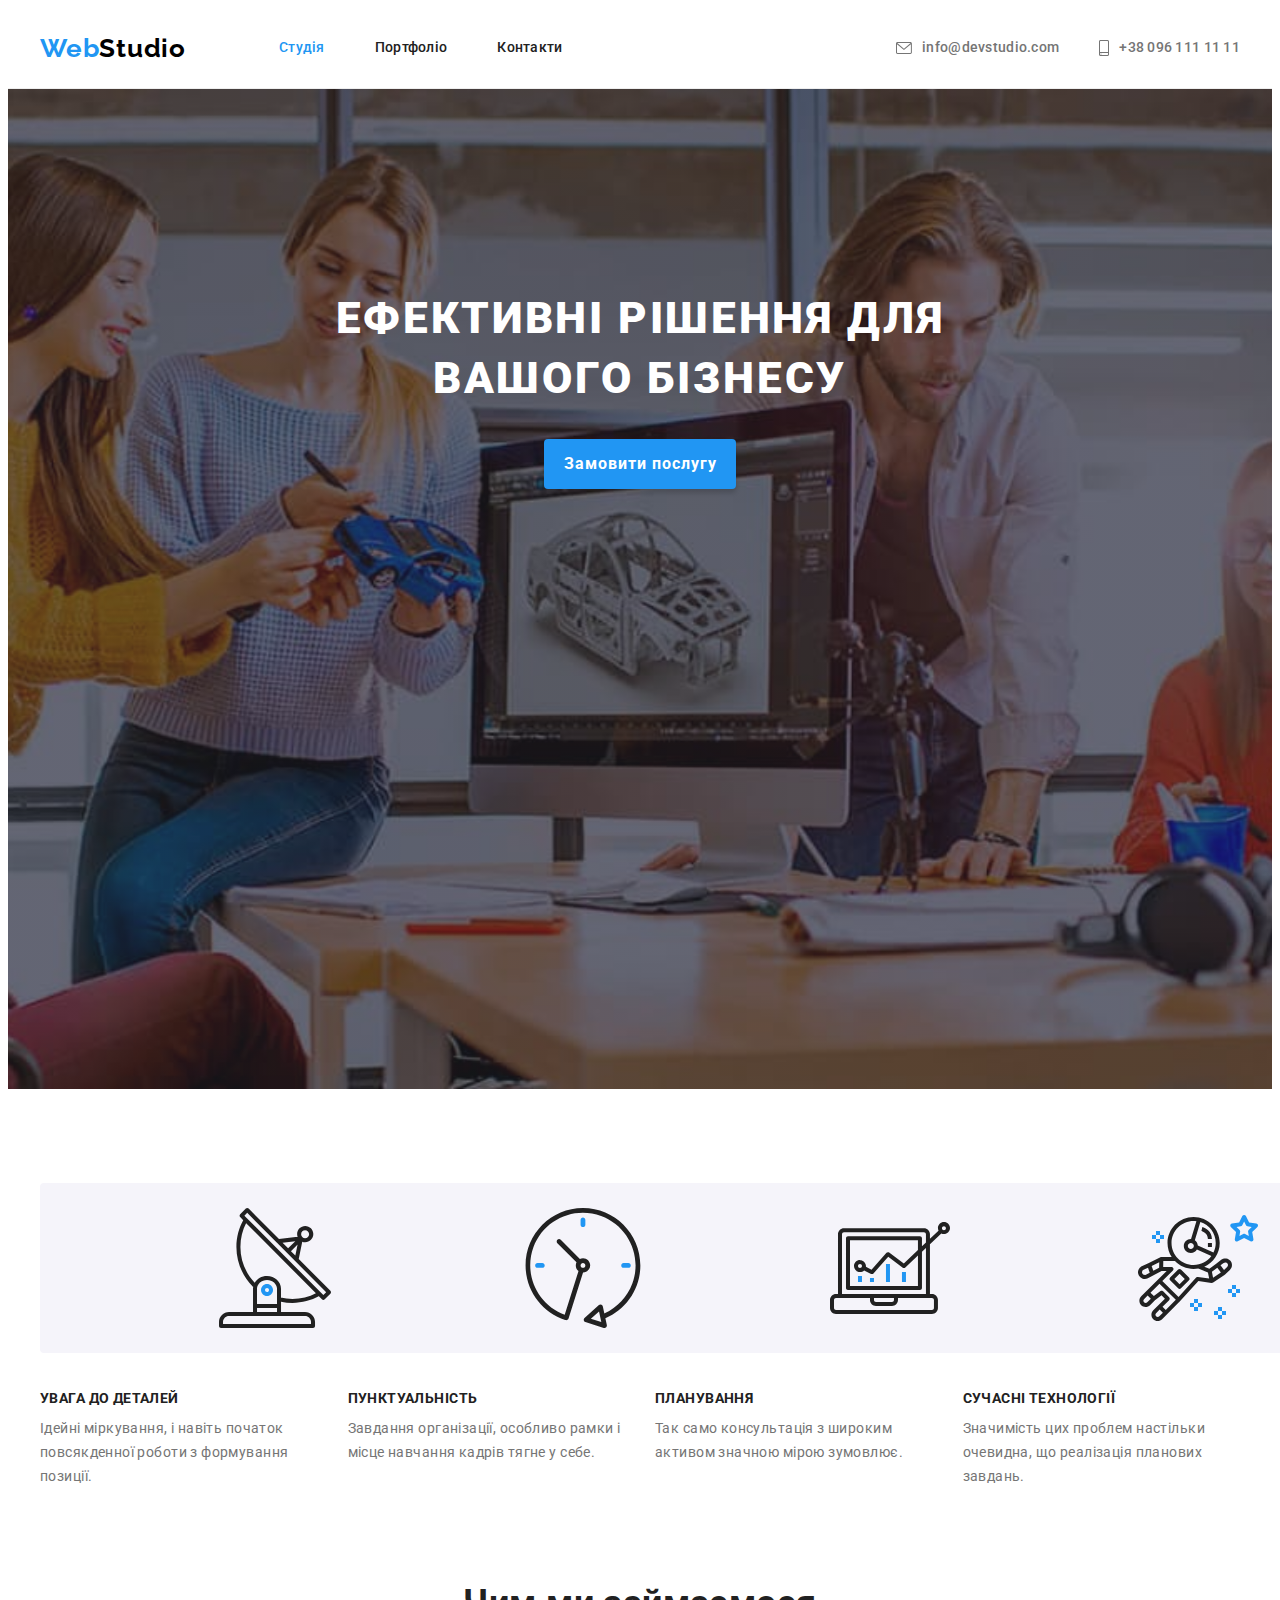
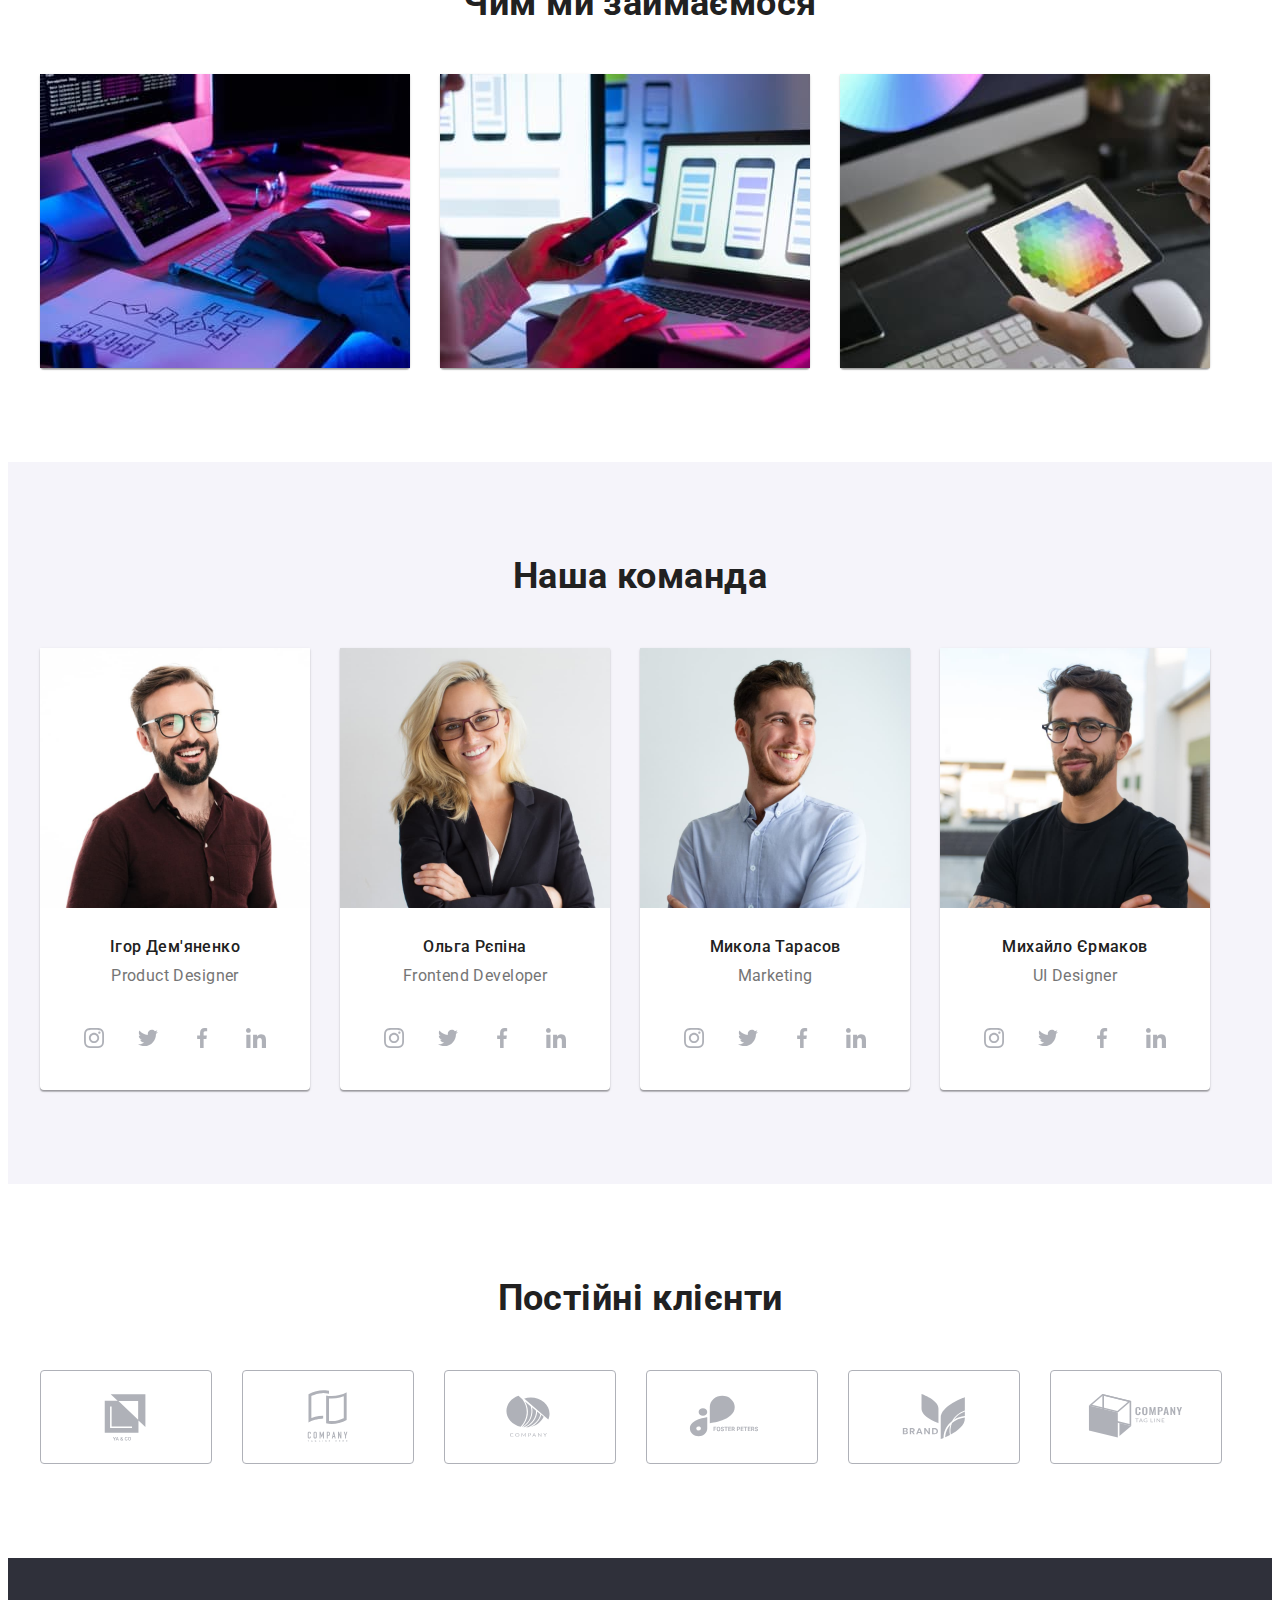
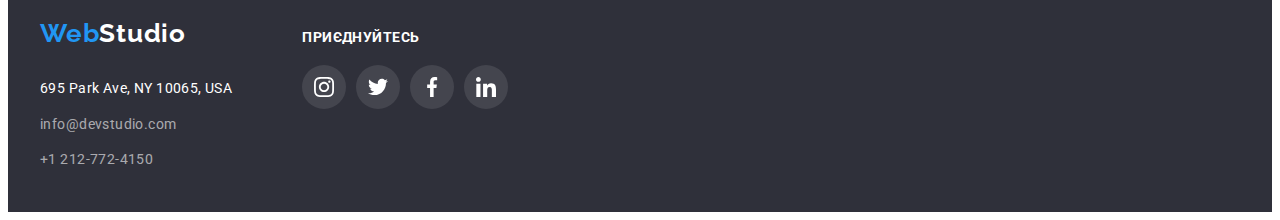
<file: index.html>
<!DOCTYPE html>
<html lang="uk">

<head>
  <meta charset="UTF-8" />
  <meta http-equiv="X-UA-Compatible" content="IE=edge" />
  <meta name="viewport" content="width=device-width, initial-scale=1.0" />
  <title>Домашня сторінка</title>
  <link href="https://fonts.googleapis.com/css2?family=Raleway:wght@700&family=Roboto:wght@400;500;700;900&display=swap"
    rel="stylesheet">
    <link rel="stylesheet" href="https://cdnjs.cloudflare.com/ajax/libs/modern-normalize/1.1.0/modern-normalize.min.css" integrity="sha512-wpPYUAdjBVSE4KJnH1VR1HeZfpl1ub8YT/NKx4PuQ5NmX2tKuGu6U/JRp5y+Y8XG2tV+wKQpNHVUX03MfMFn9Q==" crossorigin="anonymous" referrerpolicy="no-referrer" />
  <link rel="stylesheet" href="./css/styles.css">
</head>

<body>

  <header class="header">
    <div class="conteiner main-nav">
    <nav class="header-nav main-nav">
      <a href="./index.html" class="header-logo item"><span class="span-logo item">Web</span>Studio</a>
      <ul class="header-list list">
        <li class="list item"><a href="./index.html" class="header-link link current">Студія</a></li>
        <li class="list item"><a href="./portfolio.html" class="header-link link">Портфоліо</a></li>
        <li class="list item"><a href="" class="header-link link">Контакти</a></li>
      </ul>
    </nav>
    <ul class="header-addres">
       
      <li class="list item"><a href="mailto:info@devstudio.com" class="header-mail link">
        <svg   class="mail-icon" width="16" height="12">
        <use  href="./images/icons.svg#icon-envelope"></use></svg
      >info@devstudio.com</a></li>

      <li class="list item"><a href="tel:+380961111111" class="header-tel link">
        <svg class="mail-icon" width="10" height="16">
            <use href="./images/icons.svg#icon-smartphone"></use></svg
          >+38 096 111 11 11</a></li> 
    </ul>
  </div>
  </header>
 
  <main>
    <section class="cap">
      <div class="conteiner">
      <div class="cap-cont">
        <h1 class="cap-title">Ефективні рішення для вашого бізнесу</h1>
    </div>
      <button type="button" class="cap-btn link">Замовити послугу</button>
    </div>
    </section>
    <section class="features">
      <div class="conteiner">
        
      <h2 class="features-hiden">наші переваги</h2>
      <ul class="features-list list">
        <li class="features-item">
            <svg class="features-icon" width="70" height="70"><use href="./images/svg.svg#icon-antenna">

            </use></svg>
          <h3 class="features-title">УВАГА ДО ДЕТАЛЕЙ</h3>
          <p class="features-text">
            Ідейні міркування, і навіть початок повсякденної роботи з формування позиції.
          </p>
        </li>
        <li class="features-item">
            <svg class="features-icon" width="70" height="70"><use href="./images/svg.svg#icon-clock">

            </use></svg>
          <h3 class="features-title">ПУНКТУАЛЬНІСТЬ</h3>
          <p class="features-text">
            Завдання організації, особливо рамки і місце навчання кадрів тягне у себе.
          </p>
        </li>
        <li class="features-item">
            <svg class="features-icon" width="70" height="70"><use href="./images/svg.svg#icon-diagram">

            </use></svg>
          <h3 class="features-title">ПЛАНУВАННЯ</h3>
          <p class="features-text">
            Так само консультація з широким активом значною мірою зумовлює.
          </p>
        </li>
        <li class="features-item">
            <svg class="features-icon" width="70" height="70"><use href="./images/svg.svg#icon-astronaut">

            </use></svg>
          <h3 class="features-title">СУЧАСНІ ТЕХНОЛОГІЇ</h3>
          <p class="features-text">
            Значимість цих проблем настільки очевидна, що реалізація планових завдань.
          </p>
        </li>
      </ul>
    </div>
    </section>

    <section class="work">
      <div class="conteiner">
      <h2 class="work-title centered">Чим ми займаємося</h2>
      <ul class="work-list">
        <li class="work-item list item">
          <img src="./images/pic.jpg" alt="Програмування" width="370" />
        </li>
        <li class="work-item list item">
          <img src="./images/pic2.jpg" alt="Адаптація під мобільні пристрої" width="370" />
        </li>
        <li class="work-item list item">
          <img src="./images/pic3.jpg" alt="Адаптація під планшет" width="370" />
        </li>
      </ul>
    </div>
    </section>

    <section class="team">
      <div class="conteiner">
      <h2 class="team-title centered">Наша команда</h2>
      <ul class="team-list">
        <li class="work-item list item">
          <img src="./images/foto1.jpg" alt="Фото, Ігор Дем'яненко" width="270" />
          <h3 class="team-our centered">Ігор Дем'яненко</h3>
          <p class="work-pre centered">Product Designer</p>
          <ul class="team-soc-list list">
            <li class="team-soc-item"><a href="#" class="team-soc-link link">
              <svg width="20" height="20" class="team-soc-icon"><use href="./images/icons.svg#icon-instagram"> </use></svg>
            </a></li>
            <li class="team-soc-item"><a href="#" class="team-soc-link link">
              <svg width="20" height="20" class="team-soc-icon"><use href="./images/icons.svg#icon-twitter"> </use></svg>
            </a></li>
            <li class="team-soc-item"><a href="#" class="team-soc-link link">
              <svg width="20" height="20" class="team-soc-icon"><use href="./images/icons.svg#icon-facebook"> </use></svg>
            </a></li>
            <li class="team-soc-item"><a href="#" class="team-soc-link link">
              <svg width="20" height="20" class="team-soc-icon"><use href="./images/icons.svg#icon-linkedin"> </use></svg>
            </a></li>
          </ul>
        </li>
        <li class="work-item list item">
          <img src="./images/foto2.jpg" alt="Фото, Ольга Рєпін" width="270" />
          <h3 class="team-our centered">Ольга Рєпіна</h3>
          <p class="work-pre centered">Frontend Developer</p>
          <ul class="team-soc-list list">
            <li class="team-soc-item"><a href="#" class="team-soc-link link">
              <svg width="20" height="20" class="team-soc-icon"><use href="./images/icons.svg#icon-instagram"> </use></svg>
            </a></li>
            <li class="team-soc-item"><a href="#" class="team-soc-link link">
              <svg width="20" height="20" class="team-soc-icon"><use href="./images/icons.svg#icon-twitter"> </use></svg>
            </a></li>
            <li class="team-soc-item"><a href="#" class="team-soc-link link">
              <svg width="20" height="20" class="team-soc-icon"><use href="./images/icons.svg#icon-facebook"> </use></svg>
            </a></li>
            <li class="team-soc-item"><a href="#" class="team-soc-link link">
              <svg width="20" height="20" class="team-soc-icon"><use href="./images/icons.svg#icon-linkedin"> </use></svg>
            </a></li>
          </ul>
        </li>
        <li class="work-item list item">
          <img src="./images/foto3.jpg" alt="Фото, Микола Тарасов" width="270" />
          <h3 class="team-our centered">Микола Тарасов</h3>
          <p class="work-pre centered">Marketing</p>
          <ul class="team-soc-list list">
            <li class="team-soc-item"><a href="#" class="team-soc-link link">
              <svg width="20" height="20" class="team-soc-icon"><use href="./images/icons.svg#icon-instagram"> </use></svg>
            </a></li>
            <li class="team-soc-item"><a href="#" class="team-soc-link link">
              <svg width="20" height="20" class="team-soc-icon"><use href="./images/icons.svg#icon-twitter"> </use></svg>
            </a></li>
            <li class="team-soc-item"><a href="#" class="team-soc-link link">
              <svg width="20" height="20" class="team-soc-icon"><use href="./images/icons.svg#icon-facebook"> </use></svg>
            </a></li>
            <li class="team-soc-item"><a href="#" class="team-soc-link link">
              <svg width="20" height="20" class="team-soc-icon"><use href="./images/icons.svg#icon-linkedin"> </use></svg>
            </a></li>
          </ul>
        </li>
        <li class="work-item list item">
          <img src="./images/foto4.jpg" alt="Фото, Михайло Єрмаков" width="270" />
          <h3 class="team-our centered">Михайло Єрмаков</h3>
          <p class="work-pre centered">UI Designer</p>
          <ul class="team-soc-list list">
            <li class="team-soc-item"><a href="#" class="team-soc-link link">
              <svg width="20" height="20" class="team-soc-icon"><use href="./images/icons.svg#icon-instagram"> </use></svg>
            </a></li>
            <li class="team-soc-item"><a href="#" class="team-soc-link link">
              <svg width="20" height="20" class="team-soc-icon"><use href="./images/icons.svg#icon-twitter"> </use></svg>
            </a></li>
            <li class="team-soc-item"><a href="#" class="team-soc-link link">
              <svg width="20" height="20" class="team-soc-icon"><use href="./images/icons.svg#icon-facebook"> </use></svg>
            </a></li>
            <li class="team-soc-item"><a href="#" class="team-soc-link link">
              <svg width="20" height="20" class="team-soc-icon"><use href="./images/icons.svg#icon-linkedin"> </use></svg>
            </a></li>
          </ul>
        </li>
        
      </ul>
    </div>
    </section>

    <section class="client">
<div class="conteiner">
  <h2 class="client-title">Постійні клієнти</h2>
<ul class="client-list list">
  <li class="client-item">
    <a href="#" class="link-company">
    <svg class="client-icon" width="106" height="60" >
      <use href="./images/icons.svg#icon-company_1">
    
    </use>
    
    </svg>
  </a>
  </li>
</a>
  <li class="client-item">
    <a href="#" class="link-company">
    <svg width="106" height="60" class="client-icon">
      <use href="./images/icons.svg#icon-company_2">
    </use>
    </svg>
    </a>
  </li>
  <li class="client-item">
    <a href="#" class="link-company">
      <svg width="106" height="60" class="client-icon">
        <use href="./images/icons.svg#icon-company_3">
      </use>
      </svg>
      </a>
  </li>
  <li class="client-item">
    <a href="#" class="link-company">
      <svg width="106" height="60" class="client-icon">
        <use href="./images/icons.svg#icon-company_4">
      </use>
      </svg>
      </a>
  </li>
  <li class="client-item">
    <a href="#" class="link-company">
      <svg width="106" height="60" class="client-icon">
        <use href="./images/icons.svg#icon-company_5">
      </use>
      </svg>
      </a>
  </li>
  <li class="client-item">
    <a href="#" class="link-company">
      <svg width="106" height="60" class="client-icon">
        <use href="./images/icons.svg#icon-company_6">
      </use>
      </svg>
      </a>
  </li>
</ul>
</div>

    </section>
  </main>
  <footer class="footer">
    <div class="conteiner footer-conteiner">
     <div class="footer-address">
      <a href="./index.html" class="footer-logo"><span class="footer-span-logo">Web</span>Studio</a>
    <address>
      <ul class="footer-list">
        <li class="footer-list list">
          <a href="https://goo.gl/maps/Sn2ts5LmueRrfVoPA" target="_blank" rel="noreferrer noopener" class="footer-maps link">
            695 Park Ave, NY 10065, USA</a>
        </li>
        <li class="footer-lis list"><a href="mailto:info@devstudio.com" class="footer-link link footer-mail">info@devstudio.com</a></li>
        <li class="footer-lis list"><a href="tel:+12127724150" class="footer-link link footer-tel">+1 212-772-4150</a></li>
      </ul>
    </address>
 </div>
 <div class="footer-icon">
  <p class="footer-join">приєднуйтесь</p>
 
  <ul class="footer-icon-list list ">
    <li class="footer-icon-item item"><a class="footer-icon-link" href="#">
      <svg class="icon-link" weight="20" height="20">
<use  href="./images/icons.svg#icon-instagram"></use>
    </svg> </a></li>
    <li class="footer-icon-item item"><a class="footer-icon-link" href="#">
      <svg class="icon-link" weight="20" height="20">
<use  href="./images/icons.svg#icon-twitter"></use>
    </svg> </a></li>
    <li class="footer-icon-item item"><a class="footer-icon-link" href="#">
      <svg class="icon-link" weight="20" height="20">
<use  href="./images/icons.svg#icon-facebook"></use>
    </svg> </a></li>
    <li class="footer-icon-item item"><a class="footer-icon-link" href="#">
      <svg class="icon-link" weight="20" height="20">
<use  href="./images/icons.svg#icon-linkedin"></use>
    </svg> </a></li>
  </ul>

 </div>
</div>
  </footer>
</body>

</html>
</file>
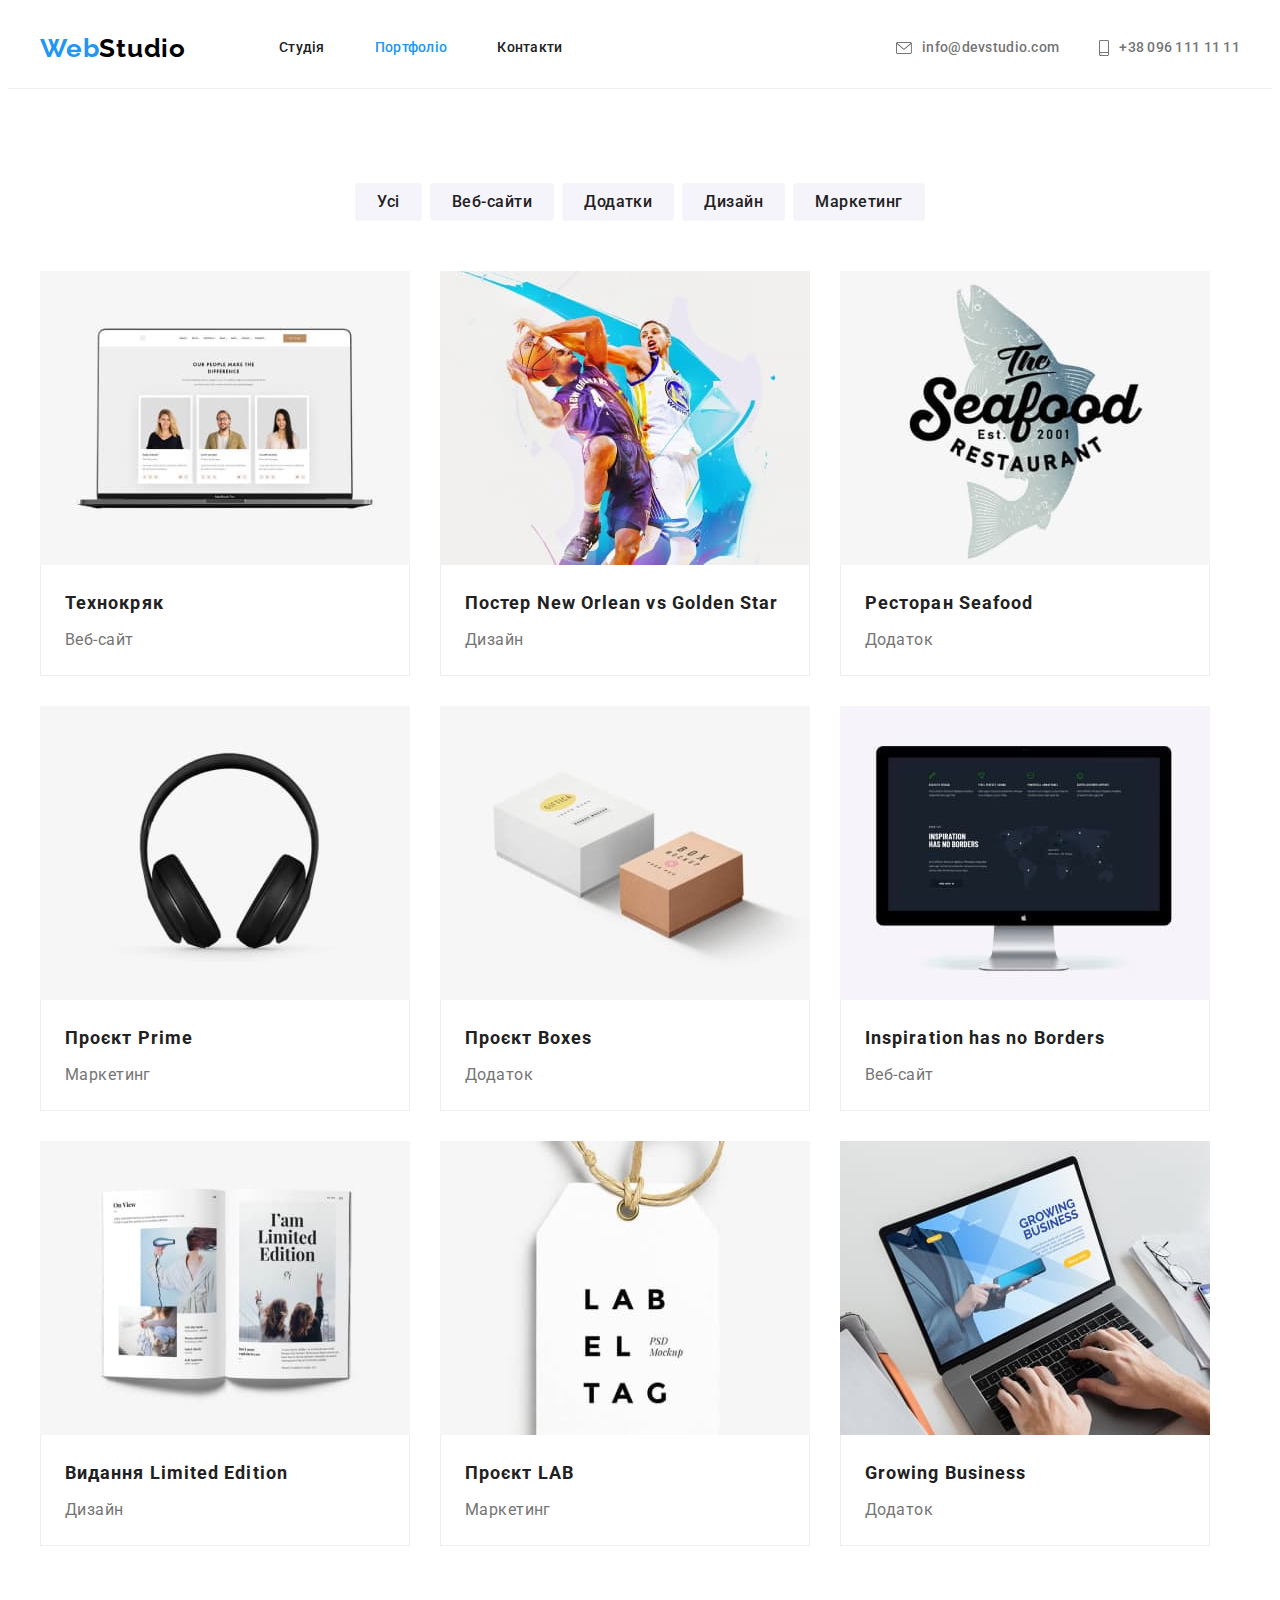
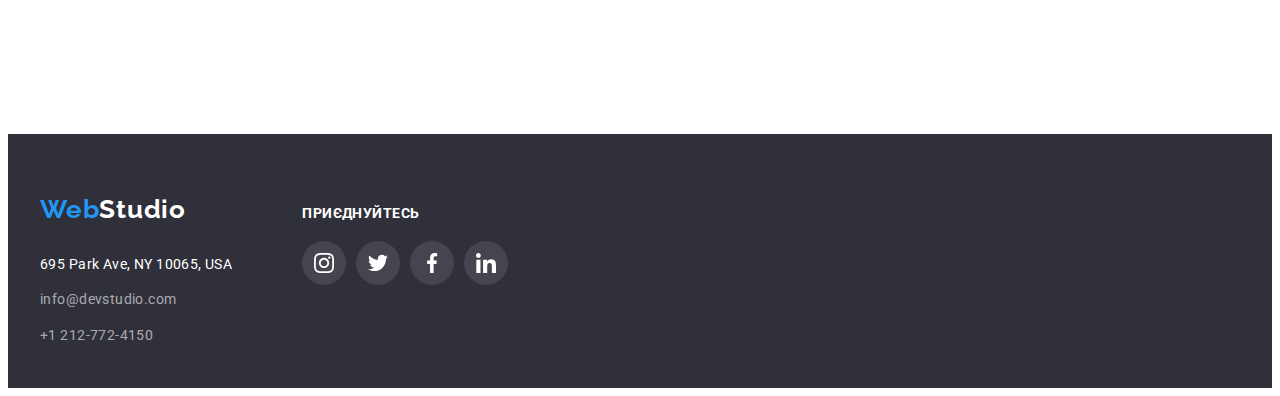
<file: portfolio.html>
<!DOCTYPE html>
<html lang="uk">
  <head>
    <meta charset="UTF-8" />
    <meta http-equiv="X-UA-Compatible" content="IE=edge" />
    <meta name="viewport" content="width=device-width, initial-scale=1.0" />
    <title>GOIT WORK 4</title>
    <link
      href="https://fonts.googleapis.com/css2?family=Raleway:wght@700&family=Roboto:wght@400;500;700;900&display=swap"
      rel="stylesheet"
    />
    <link
      rel="stylesheet"
      href="https://cdnjs.cloudflare.com/ajax/libs/modern-normalize/1.1.0/modern-normalize.min.css"
      integrity="sha512-wpPYUAdjBVSE4KJnH1VR1HeZfpl1ub8YT/NKx4PuQ5NmX2tKuGu6U/JRp5y+Y8XG2tV+wKQpNHVUX03MfMFn9Q=="
      crossorigin="anonymous"
      referrerpolicy="no-referrer"
    />
    <link rel="stylesheet" href="./css/styles.css" />
  </head>

  <body>
    <header class="header">
      <div class="conteiner main-nav">
      <nav class="header-nav main-nav">
        <a href="./index.html" class="header-logo item"><span class="span-logo item">Web</span>Studio</a>
        <ul class="header-list list">
          <li class="list item"><a href="./index.html" class="header-link link">Студія</a></li>
          <li class="list item"><a href="./portfolio.html" class="header-link link current">Портфоліо</a></li>
          <li class="list item"><a href="" class="header-link link">Контакти</a></li>
        </ul>
      </nav>
      <ul class="header-addres">
         
        <li class="list item"><a href="mailto:info@devstudio.com" class="header-mail link">
          <svg   class="mail-icon" width="16" height="12">
          <use  href="./images/icons.svg#icon-envelope"></use></svg
        >info@devstudio.com</a></li>
  
        <li class="list item"><a href="tel:+380961111111" class="header-tel link">
          <svg class="mail-icon" width="10" height="16">
              <use href="./images/icons.svg#icon-smartphone"></use></svg
            >+38 096 111 11 11</a></li> 
      </ul>
    </div>
    </header>
    <main>
      <section class="portfolio">
        <div class="conteiner">
          <h1 class="portfolio-title">Наше портфоліо</h1>
          <ul class="port-nav">
            <li class="filter-list list item">
              <button class="button filter-btn" type="button">Усі</button>
            </li>
            <li class="filter-list list item">
              <button class="button filter-btn" type="button">Веб-сайти</button>
            </li>
            <li class="filter-list list item">
              <button class="button filter-btn" type="button">Додатки</button>
            </li>
            <li class="filter-list list item">
              <button class="button filter-btn" type="button">Дизайн</button>
            </li>
            <li class="filter-list list item">
              <button class="button filter-btn" type="button">Маркетинг</button>
            </li>
          </ul>
          <ul class="port-list">
            <li class="web-list list item">
              <a href="" class="filter-link link"
                ><img src="./images/port1.jpg" alt="Наші роботи" width="370"
              />
              <div class="port-block">
                <h2 class="web-title">Технокряк</h2>
                <p class="web-pre-title">Веб-сайт</p>
              </div></a>
            </li>
            <li class="web-list list item">
              <a href="" class="filter-link link"
                ><img src="./images/port2.jpg" alt="Наші роботи" width="370"
              />
              <div class="port-block">
                <h2 class="web-title">Постер New Orlean vs Golden Star</h2>
                <p class="web-pre-title">Дизайн</p>
              </div></a>
            </li>
            <li class="web-list list item">
              <a href="" class="filter-link link"
                ><img src="./images/port3.jpg" alt="Наші роботи" width="370"
              />
              <div class="port-block">
                <h2 class="web-title">Ресторан Seafood</h2>
                <p class="web-pre-title">Додаток</p>
              </div></a>
            </li>
            <li class="web-list list item">
              <a href="" class="filter-link link"
                ><img src="./images/port4.jpg" alt="Наші роботи" width="370"
              />
              <div class="port-block">
                <h2 class="web-title">Проєкт Prime</h2>
                <p class="web-pre-title">Маркетинг</p>
              </div></a>
            </li>
            <li class="web-list list item">
              <a href="" class="filter-link link"
                ><img src="./images/port5.jpg" alt="Наші роботи" width="370"
              />
              <div class="port-block">
                <h2 class="web-title">Проєкт Boxes</h2>
                <p class="web-pre-title">Додаток</p>
              </div></a>
            </li>
            <li class="web-list list item">
              <a href="" class="filter-link link"
                ><img src="./images/port6.jpg" alt="Наші роботи" width="370"
              />
              <div class="port-block">
                <h2 class="web-title">Inspiration has no Borders</h2>
                <p class="web-pre-title">Веб-сайт</p>
              </div></a>
            </li>
            <li class="web-list list item">
              <a href="" class="filter-link link"
                ><img src="./images/port7.jpg" alt="Наші роботи" width="370"
              />
              <div class="port-block">
                <h2 class="web-title">Видання Limited Edition</h2>
                <p class="web-pre-title">Дизайн</p>
              </div></a>
            </li>

            <li class="web-list list item">
              <a href="" class="filter-link link"
                ><img src="./images/port8.jpg" alt="Наші роботи" width="370"
              />
              <div class="port-block">
                <h2 class="web-title">Проєкт LAB</h2>
                <p class="web-pre-title">Маркетинг</p>
              </div></a>
            </li>
            <li class="web-list list item">
              <a href="" class="filter-link link"
                ><img src="./images/port9.jpg" alt="Наші роботи" width="370"
              />
              <div class="port-block">
                <h2 class="web-title">Growing Business</h2>
                <p class="web-pre-title">Додаток</p>
              </div></a>
            </li>
          </ul>
        </div>
      </section>
    </main>
    <footer class="footer">
      <div class="conteiner footer-conteiner">
       <div class="footer-address">
        <a href="./index.html" class="footer-logo"><span class="footer-span-logo">Web</span>Studio</a>
      <address>
        <ul class="footer-list">
          <li class="footer-list list">
            <a href="https://goo.gl/maps/Sn2ts5LmueRrfVoPA" target="_blank" rel="noreferrer noopener" class="footer-maps link">
              695 Park Ave, NY 10065, USA</a>
          </li>
          <li class="footer-lis list"><a href="mailto:info@devstudio.com" class="footer-link link footer-mail">info@devstudio.com</a></li>
          <li class="footer-lis list"><a href="tel:+12127724150" class="footer-link link footer-tel">+1 212-772-4150</a></li>
        </ul>
      </address>
   </div>
   <div class="footer-icon">
    <p class="footer-join">приєднуйтесь</p>
   
    <ul class="footer-icon-list list ">
      <li class="footer-icon-item item"><a class="footer-icon-link" href="#">
        <svg class="icon-link" weight="20" height="20">
  <use  href="./images/icons.svg#icon-instagram"></use>
      </svg> </a></li>
      <li class="footer-icon-item item"><a class="footer-icon-link" href="#">
        <svg class="icon-link" weight="20" height="20">
  <use  href="./images/icons.svg#icon-twitter"></use>
      </svg> </a></li>
      <li class="footer-icon-item item"><a class="footer-icon-link" href="#">
        <svg class="icon-link" weight="20" height="20">
  <use  href="./images/icons.svg#icon-facebook"></use>
      </svg> </a></li>
      <li class="footer-icon-item item"><a class="footer-icon-link" href="#">
        <svg class="icon-link" weight="20" height="20">
  <use  href="./images/icons.svg#icon-linkedin"></use>
      </svg> </a></li>
    </ul>
  
   </div>
  </div>
    </footer>
  </body>
</html>
</file>
<file: css/styles.css>
:root {
    --primary--header--color--: #757575;
    --second--header--color--: #212121;
    --accent--header--color--: #2196F3;
    --primary--title--color--: #212121;
    --primary--acent--btn--color--: #FFFFFF;
    --logo--header--color--: #000000;
    --cap--bgr--color--: #2F303A;
    --cap--btn-bgr--color--: #2196F3;
    --footer--bgr--color--: #2F303A;
    --footer--logo--: #FFFFFF;
    --footer--link--: rgba(255, 255, 255, 0.6);
    --team--bgr--color--: #F5F4FA;
    --cap--bgr--focus--: #188CE8;
--filter--btn--focus--: #2196F3;
--filter--bgr--color--: #F5F4FA;
---primary--border-color: #EEEEEE;
--link--icon--color: #AFB1B8;

   }
   p, h1, h2, h3, h4, h5, h6{
    margin: 0px;
   }
   ul {
    margin: 0px;
    padding-left: 0px;
   }
button {
    cursor: pointer;
}
img {
   display: block;

}




   body {
       font-family: 'Roboto', sans-serif;
       font-size: 14px;
       line-height: 1.71;
       letter-spacing: 0.03em;
       color: var(--primary--header--color--);
   }

   .conteiner {
    width: 1200px;
    padding: 0px 15px;
    margin: 0 auto;   
}

.centered {
    text-align: center;
   }
.main-nav {
    display: flex;
    align-items: center;


   }
   .link {
       text-decoration: none;
       padding: 0;
       margin: 0;
   }
   .list {
       list-style: none;
       padding: 0px;
       margin: 0px;
       
   }
   .features-hiden {
       position: absolute;
       width: 1px;
       height: 1px;
       margin: -1px;
       border: 0;
       padding: 0; 
       white-space: nowrap;
       overflow: hidden;  
   }
   .portfolio-title {
       position: absolute;
       width: 1px;
       height: 1px;
       margin: -1px;
       border: 0;
       padding: 0; 
       white-space: nowrap;
       overflow: hidden;     
   }
   
 /*~~~~~~~~~~~~~~~~~~~HEADER~~~~~~~~~~~~*/

.header {
    border-bottom: 1px solid var(---primary--border-color);
}
.header-list {
    display: flex;
    margin-left: 93px;
}
.header-list .item +.item {
    margin-left: 50px;
}
 .header-logo {
    display: block;
    display: flex;
    font-family: 'Raleway';
    font-weight: 700;
    font-size: 26px;
    line-height: 1.19;
    letter-spacing: 0.03em;
    color: var(--logo--header--color--);
    text-decoration: none;
    }
    .span-logo{
        color: var(--accent--header--color--);
    }
    .header-link {
        display: block;
    padding-top: 32px;
    padding-bottom: 32px;
    font-weight: 500;
    font-size: 14px;
    line-height: 1.14;
    letter-spacing: 0.02em;
    color: var(--second--header--color--);
    }
    
    .header-addres { 
        margin-left: auto;
        display: flex;
    font-weight: 500;
    font-size: 14px;
    line-height: 1.14;
    letter-spacing: 0.02em;
    color: var(--primary--header--color--);    
    }
    .header-addres .item +.item {
        margin-left: 40px;
    }

    .mail-icon {
        display: inline-block;
        margin-right: 10px;
        fill: currentColor; 
     
    }
.header-mail .header-tel {
    align-items: center;
}
    .header-mail {
        display: flex;
        align-items: center;
    font-weight: 500;
    font-size: 14px;
    line-height: 1.14;
    letter-spacing: 0.02em;
    color: var(--primary--header--color--);
    }
    .header-tel {
        display: flex;
        align-items: center;
    font-weight: 500;
    font-size: 14px;
    line-height: 1.14;
    letter-spacing: 0.02em;
    color: var(--primary--header--color--);
    
    }
    .current {
        color: var(--accent--header--color--);
    }
    .header-link:hover,
    .header-link:focus,
    .link:hover,
    .link:focus
    .header-tel:hover,
    .header-mail:focus {
        color: var(--accent--header--color--);
    }
    
    
   
   /*~~~~~~~~~~~~~~~~~~~CAP~~~~~~~~~~~~*/


   .cap {
    max-width: 1600px;
    height: 600px;
    margin-left: auto;
    margin-right: auto;
   background-color: var(--cap--bgr--color--);
   background-image: linear-gradient(
    to right,
    rgba(47, 48, 58, 0.4),
    rgba(47, 48, 58, 0.4)
  ),
  url(../images/banner.jpg);
background-repeat: no-repeat;
background-position: center;
background-size: cover;
   padding-top: 200px;
   padding-bottom: 200px;
   text-align: center;
   }
.cap-cont {
margin: auto;
margin-bottom: 30px;
width: 696px;
}
   .cap-title {
   font-weight: 900;
   font-size: 44px;
   line-height: 1.36;
   letter-spacing: 0.06em;
   color: var(--primary--acent--btn--color--);
   text-transform: uppercase;
   }
   .cap-btn {
    padding: 10px 19px 10px 20px;
    font-family: inherit;
   font-weight: 700;
   font-size: 16px;
   line-height: 1.88;
   letter-spacing: 0.06em;
   background-color: var(--cap--btn-bgr--color--);
   color: var(--primary--acent--btn--color--);
   cursor: pointer;
box-shadow: 0px 4px 4px rgba(0, 0, 0, 0.15);
border-radius: 4px;
border: none;
   }
   .cap-btn:hover,
   .cap-btn:focus{
   background-color: var(--cap--bgr--focus--);
   color: var(--primary--acent--btn--color--); }
   
   /*~~~~~~~~~~~~~~~~~~~FEATURES~~~~~~~~~~~~*/
   .features {
    padding-top: 94px;
    padding-bottom: 94px;
   }

   .features .list {
    display: flex;
     }

     .features .features-item {
        width: calc((100% - 3 * 30px) / 4);
        margin-right: 30px;
      }
.features .features-item:nth-child(4n) {
    margin-right: 0;
     }
     .features-icon {
        padding: 25px 100px 25px 100px;
        width: 270px;
        height: 120px;
        margin-bottom: 30px;
        background-color: var(--filter--bgr--color--);
        border-radius: 4px;
      }

      .features .features-title {
        margin-bottom: 10px;
       font-weight: 700;
       font-size: 14px;
       line-height: 1.14;
       color: var(--primary--title--color--);
       }
       .features .features-text {
       color: var(--primary--header--color--);
       }
   /*~~~~~~~~~~~~~~~~~~~WORK~~~~~~~~~~~~*/

   .work-title {
    margin-bottom: 50px;
    font-weight: 700;
    font-size: 36px;
    line-height: 1.16;
   color: var(--primary--title--color--);
   }
   .work-list {
    display: block;
    display: flex;
    margin-bottom: 94px;
 
   }
  .work-list .item +.item {
    margin-left: 30px;
  }
    /*~~~~~~~~~~~~~~~~~~~TEAM~~~~~~~~~~~~*/
    .team {
        background-color: var(--team--bgr--color--);
        padding-top: 94px;
        padding-bottom: 94px;
    }

    .team .photo {
        margin-bottom: 30px;
        border-top-left-radius: inherit;
        border-top-right-radius: inherit;
      }
    .team-title {
     margin-top: 0;
     margin-bottom: 50px;
    font-weight: 700;
    font-size: 36px;
    line-height: 1.16;
    color: var(--primary--title--color--);
    }
    .team-list {
     display: flex; 
       
    }
 
    .team-list .item + .item {
     margin-left: 30px;
    
    }
    .work-item{
     margin-top: 0;
     
     background-color: var(--footer--logo--);
    box-shadow: 0px 1px 3px rgba(0, 0, 0, 0.12), 0px 1px 1px rgba(0, 0, 0, 0.14), 0px 2px 1px rgba(0, 0, 0, 0.2);
 border-radius: 0px 0px 4px 4px;
    }
    .team-our {
     margin-top: 30px;
     margin-bottom: 10px;
    font-weight: 500;
    font-size: 16px;
    line-height: 1.18;
    color: var(--primary--title--color--);
    }
    .work-pre {
     margin-bottom: 30px;
    font-size: 16px;
    line-height: 1.18;
    color: var(--primary--header--color--);
    }
    .team-soc-list {
        display: flex;
        justify-content: center;
        align-items: center;
        margin-bottom: 30px; 
    }
    .team-soc-item {
        width: 44px;
        height: 44px;
    
    }
    
    .team-soc-list .team-soc-item + .team-soc-item {
        margin-left: 10px;
    }
    .team-soc-link {
        width: 100%;
        height: 100%;
        display: flex;
        justify-content: center;
        border-radius: 50%;
        align-items: center;
        color: var(--link--icon--color);

    }
   
  
    .team-soc-link:hover, .team-soc-link:focus {
        background-color: var(--accent--header--color--);
    color: var(--filter--bgr--color--);
    }
    .team-soc-icon {
        fill: currentColor;
    }
       /* ~~~~~~~~~~~~~~~~~~CLIENTS~~~~~~~~~~~~~~~~~~~ */
       .client  {
        padding-top: 94px;
     padding-bottom: 94px;
       }
    .client-title {
        margin-bottom: 50px;
        text-align: center;
        font-weight: 700;
        font-size: 36px;
        line-height: 1.16;
       color: var(--primary--title--color--);
    }
    .client-list {
        display: flex;
    }

 .link-company {
    display: flex;
    justify-content: center;
    align-items: center;
    width: 170px;
    height: 92px;
    border: 1px solid var(--link--icon--color);
    border-radius: 4px;
    color: var(--link--icon--color);
 }
  .client-item + .client-item {
    margin-left: 30px;
} 
.client-icon {
    fill: currentColor;
  }
.link-company:hover,
.link-company:focus {
    border-color: solid var(--accent--header--color--);
    color: var(--accent--header--color--);
  }




    /*~~~~~~~~~~~~~~~~~~~FOOTER~~~~~~~~~~~~*/
    .footer{
        padding-top: 60px;
       background-color: var(--footer--bgr--color--);
       padding-bottom: 40px;
       }
       .footer-conteiner {
        display: flex;
        
        align-items: baseline;

       }
       .footer-address {
        display: block;
       }
       .footer-logo {
           display: inline-block;
        margin-bottom: 28px;
        font-family: 'Raleway';
        font-weight: 700;
        font-size: 26px;
        line-height: 1.19;
        letter-spacing: 0.03em;
       color: var(--footer--logo--);
        text-decoration: none;
        }
        .footer-span-logo {
            color: var( --accent--header--color--);
        }
       .footer-maps {
        display: block;
        margin-bottom: 12px;
       font-style: normal;
       color: var(--primary--acent--btn--color--);
       }
       .footer-link {
        display: block;
        font-style: normal;
       color: var(--footer--link--);
       }
       .footer-mail {
        margin-bottom: 12px;
       }
       .footer-icon {
        margin-left: 70px;
        color: var(--footer--logo--);
       }
    .footer-join {
        display: inline-block;
        margin-bottom: 20px;
        font-weight: 700;
        font-size: 14px;
        line-height: 16px;
        letter-spacing: 0.03em;
        text-transform: uppercase;
        color: var(--footer--logo--); 
    }

    .footer-icon-list {
        display: flex;
    }
    .footer-icon-list .item + .item {
        margin-left: 10px;
      }
    .footer-icon-link {
  display: flex;
  justify-content: center;
  align-items: center;
  width: 44px;
  height: 44px;
  border-radius: 50%;
  background-color: rgba(255, 255, 255, 0.1);
  color: var(--white-color); 
     }
   .icon-link {
    fill: currentColor;
   }
   .footer-icon-link:hover, .footer-icon-link:focus {
    background-color: var(--accent--header--color--);
   }


   /*~~~~~~~~~~~~~~~~~~~PORTFOLIO~~~~~~~~~~~~*/
   .portfolio {
    padding-top: 94px;
    padding-bottom: 94px;
   }
   .port-nav {
    display: flex;
    margin-bottom: 50px;
   }

   
   .filter-btn {
    padding: 6px 22px 6px 22px;
   font-family: inherit;
   font-weight: 500;
   font-size: 16px;
   line-height: 1.62;
   letter-spacing: 0.03em;
   color: var(--primary--title--color--);
   background-color: var(--filter--bgr--color--);
   cursor: pointer;
    border-radius: 4px; 
   border: none;
}
   .port-nav .item + .item {
    padding-left: 8px;
   }
   .port-nav {
    display: block;
    display: flex;
    justify-content: center;
   }
   
   .filter-btn:hover,
   .filter-btn:focus{
   background-color: var(--filter--btn--focus--);
   color: var(--primary--acent--btn--color--);
   box-shadow: 0px 3px 1px rgba(0, 0, 0, 0.1), 0px 1px 2px rgba(0, 0, 0, 0.08), 0px 2px 2px rgba(0, 0, 0, 0.12);
border-radius: 4px;
   }

   .web-list:hover, .web-list:focus {
    box-shadow: 0px 3px 1px rgba(0, 0, 0, 0.1), 0px 1px 2px rgba(0, 0, 0, 0.08), 0px 2px 2px rgba(0, 0, 0, 0.12);

}
   .port-list {
    display: flex;
    flex-wrap: wrap;
    margin-bottom: 94px;
   }
   .port-list .item {
    width: 370px;
    margin-right: 30px;
    margin-bottom: 30px;
   }
   .port-list .item:nth-child(3n) {
   margin-right: 0px;
   }
   .port-list .item:nth-last-child(-n +3) {
    margin-bottom: 0px;
    }
 .port-block {
    padding-left: 24px;
    padding-right: 24px;
     padding-bottom: 20px;
    border-right: 1px solid var(---primary--border-color); 
    border-left: 1px solid var(---primary--border-color); 
    border-bottom: 1px solid var(---primary--border-color);
 }

   .web-title {
    padding-top: 20px;
   padding-bottom: 4px;
       font-weight: 700;
       font-size: 18px;
       line-height: 2;
       letter-spacing: 0.06em;
       color: var(--primary--title--color--);   
        }
   .web-pre-title {
   font-size: 16px;
   line-height: 1.87;
   color: var(--primary--header--color--);
   }
</file>
